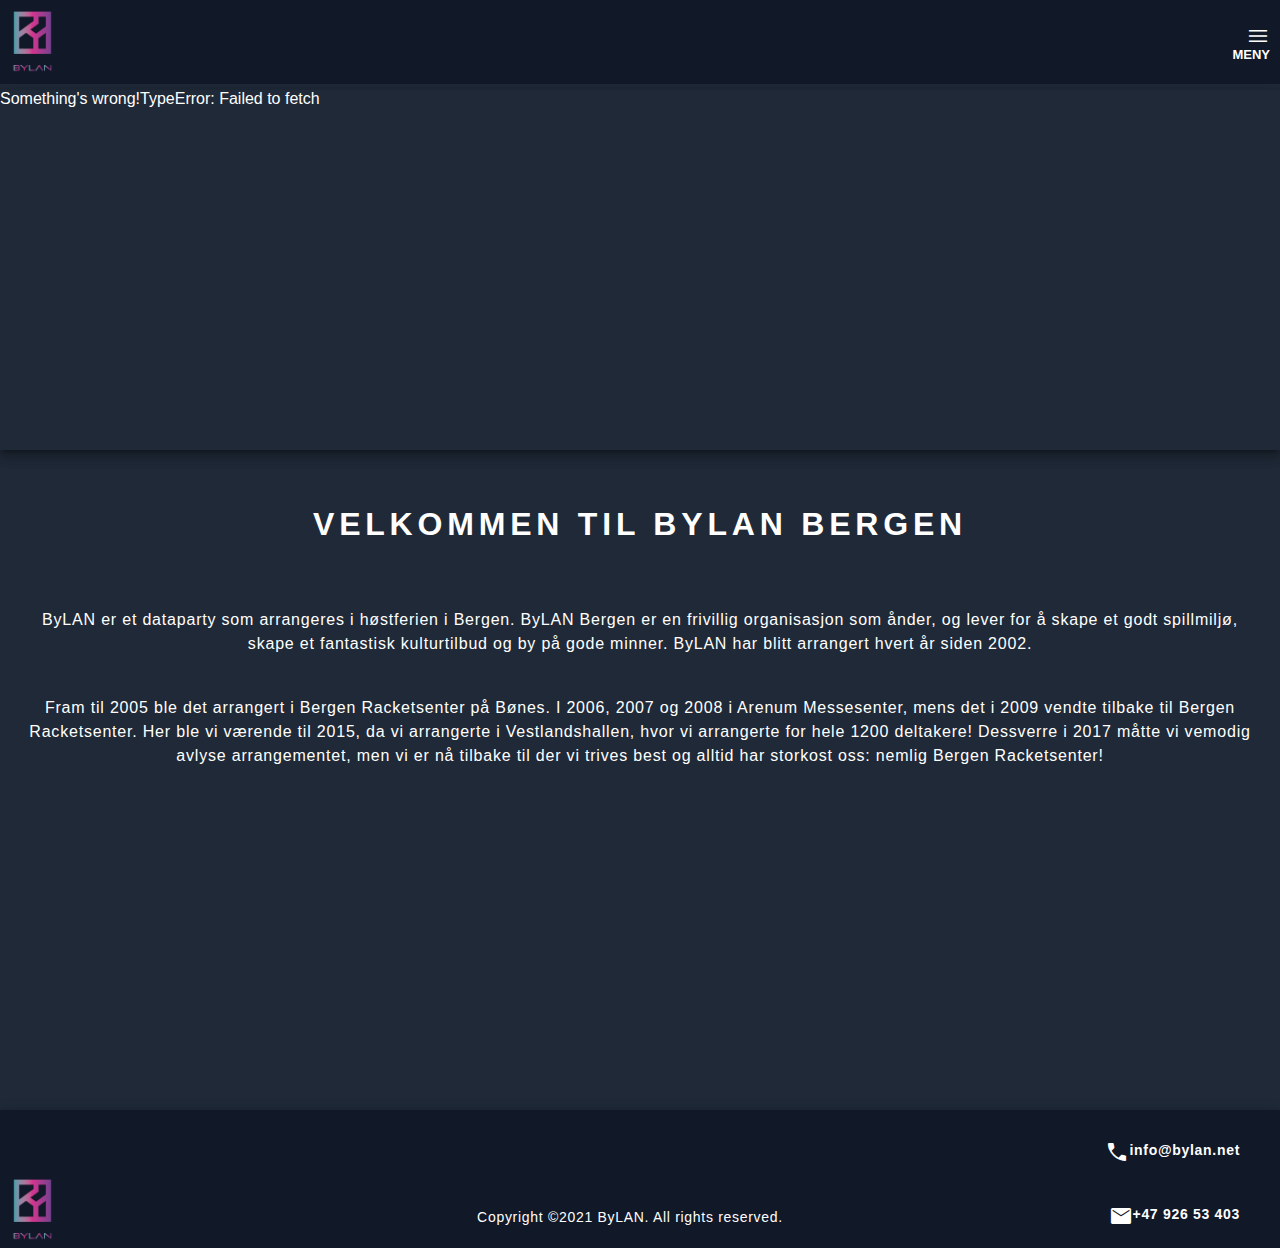
<file: index.html>
<!doctype html>
<html lang="en">
<head>
    <!-- TITLE, DESCRIPTION -->
    <title>Velkommen til ByLan!</title>
    <meta name="description" content="Velkommen til ByLan! Bergens kuleste spillarrangement!">
    <!-- FAVICONS -->
    <link rel="icon" href="/media/favicon/favicon.ico" sizes="any">
    <link rel="icon" href="/media/favicon/favicon-16x16.png" type="image/svg+xml">
    <link rel="manifest" href="/media/favicon/site.webmanifest">
    <!-- VIEWPORT, CHARSET -->
    <meta name="viewport"
          content="width=device-width, user-scalable=no, initial-scale=1.0, maximum-scale=1.0, minimum-scale=1.0">
    <meta http-equiv="X-UA-Compatible" content="ie=edge">
    <meta charset="UTF-8">
    <!-- STYLESHEETS -->
    <link rel="stylesheet" type="text/css" href="css/styles.css">
    <link rel="stylesheet" type="text/css" href="css/partials.css">
    <link rel="stylesheet" type="text/css" href="css/slider.css">
    <!-- Google Material Icons  &  Font Awesome Icons -->
    <link rel="stylesheet"
          href="https://fonts.googleapis.com/css2?family=Material+Symbols+Outlined:opsz,wght,FILL,GRAD@20..48,100..700,0..1,-50..200"/>
    <link rel="stylesheet" href="https://cdnjs.cloudflare.com/ajax/libs/font-awesome/5.15.3/css/all.min.css"
          integrity="sha512-iBBXm8fW90+nuLcSKlbmrPcLa0OT92xO1BIsZ+ywDWZCvqsWgccV3gFoRBv0z+8dLJgyAHIhR35VZc2oM/gI1w=="
          crossorigin="anonymous" referrerpolicy="no-referrer">
    <!-- SCRIPTS -->
    <script src="js/nav.js" defer></script>
    <script src="js/slider.js" defer></script>
</head>
<body>
<header class="header-mobile">
    <div class="section">
        <a href="index.html">
            <img class="logo" src="media/logo/img.png" alt="logo">
        </a>
        <span id="toggle-button" class="material-symbols-outlined">menu
        <strong>MENY</strong>
        </span>
    </div>
    <nav class="nav-mobile">
        <div id="toggle-element">
            <a class="active" href="index.html">Forside</a>
            <a href="about.html">Om oss</a>
            <a href="posts.html">Poster</a>
            <a href="contact.html">Kontakt</a>
        </div>
    </nav>
</header>

<div id="slider-loop">
    <div class="slide-pic active"></div>

    <div class="slider-buttons">
        <div class="slider-back-btn">
            <span class="material-symbols-outlined slider-back-icon">chevron_left</span>
        </div>

        <div class="slider-next-btn">
            <span class="material-symbols-outlined slider-next-icon">chevron_right</span>
        </div>
    </div>
</div>
<!-- <div class="loader"></div> -->

<main class="mainHome">
    <div class="flex-col">
        <div>
            <h1>Velkommen til ByLan Bergen</h1>
            <p class="intro intro-home">ByLAN er et dataparty som arrangeres i høstferien i Bergen.
                ByLAN Bergen er en frivillig organisasjon som ånder, og lever for å skape et godt spillmiljø,
                skape et fantastisk kulturtilbud og by på gode minner. ByLAN har blitt arrangert hvert år siden 2002.
            </p>
            <p class="intro intro-home">Fram til 2005 ble det arrangert i Bergen Racketsenter på Bønes.
                I 2006, 2007 og 2008 i Arenum Messesenter, mens det i 2009 vendte tilbake til Bergen Racketsenter. Her
                ble
                vi
                værende til 2015, da vi arrangerte i Vestlandshallen, hvor vi arrangerte for hele 1200 deltakere!
                Dessverre i 2017 måtte vi vemodig avlyse arrangementet, men vi er nå tilbake til der vi trives best og
                alltid
                har storkost oss: nemlig Bergen Racketsenter!</p>
        </div>
    </div>

    <div class="row-item socials">
        <a href="https://www.facebook.com/BylanBergen/"><i class="fab fa-facebook"></i></a>
        <a href="https://www.instagram.com/bylan_bergen/"><i class="fab fa-instagram"></i></a>
        <a href="https://www.twitch.tv/bylan/videos"><i class="fab fa-twitch"></i></a>
        <a href="https://www.youtube.com/channel/UCZkdFExCkcgBE1p49b1_8mw"><i class="fab fa-youtube"></i></a>
        <a href="https://discord.gg/6qnKn5Q6xf"><i class="fab fa-discord"></i></a>
    </div>
</main>

<footer>
    <div class="row">
        <div class="row-item">
            <a href="index.html">
                <img class="logo" src="media/logo/img.png" alt="logo">
            </a>
        </div>

        <div class="row-item">
            <p>Copyright ©2021 ByLAN. All rights reserved. </p>
        </div>

        <div class="row-item">
            <p><a href="mailto:info@bylan.net"><span class="material-symbols-outlined">call </span> info@bylan.net</a>
            <p><a href="tel:92653403"><span class="material-symbols-outlined">mail</span> +47 926 53 403</a></p>
        </div>
    </div>
</footer>
</body>
</html>
</file>
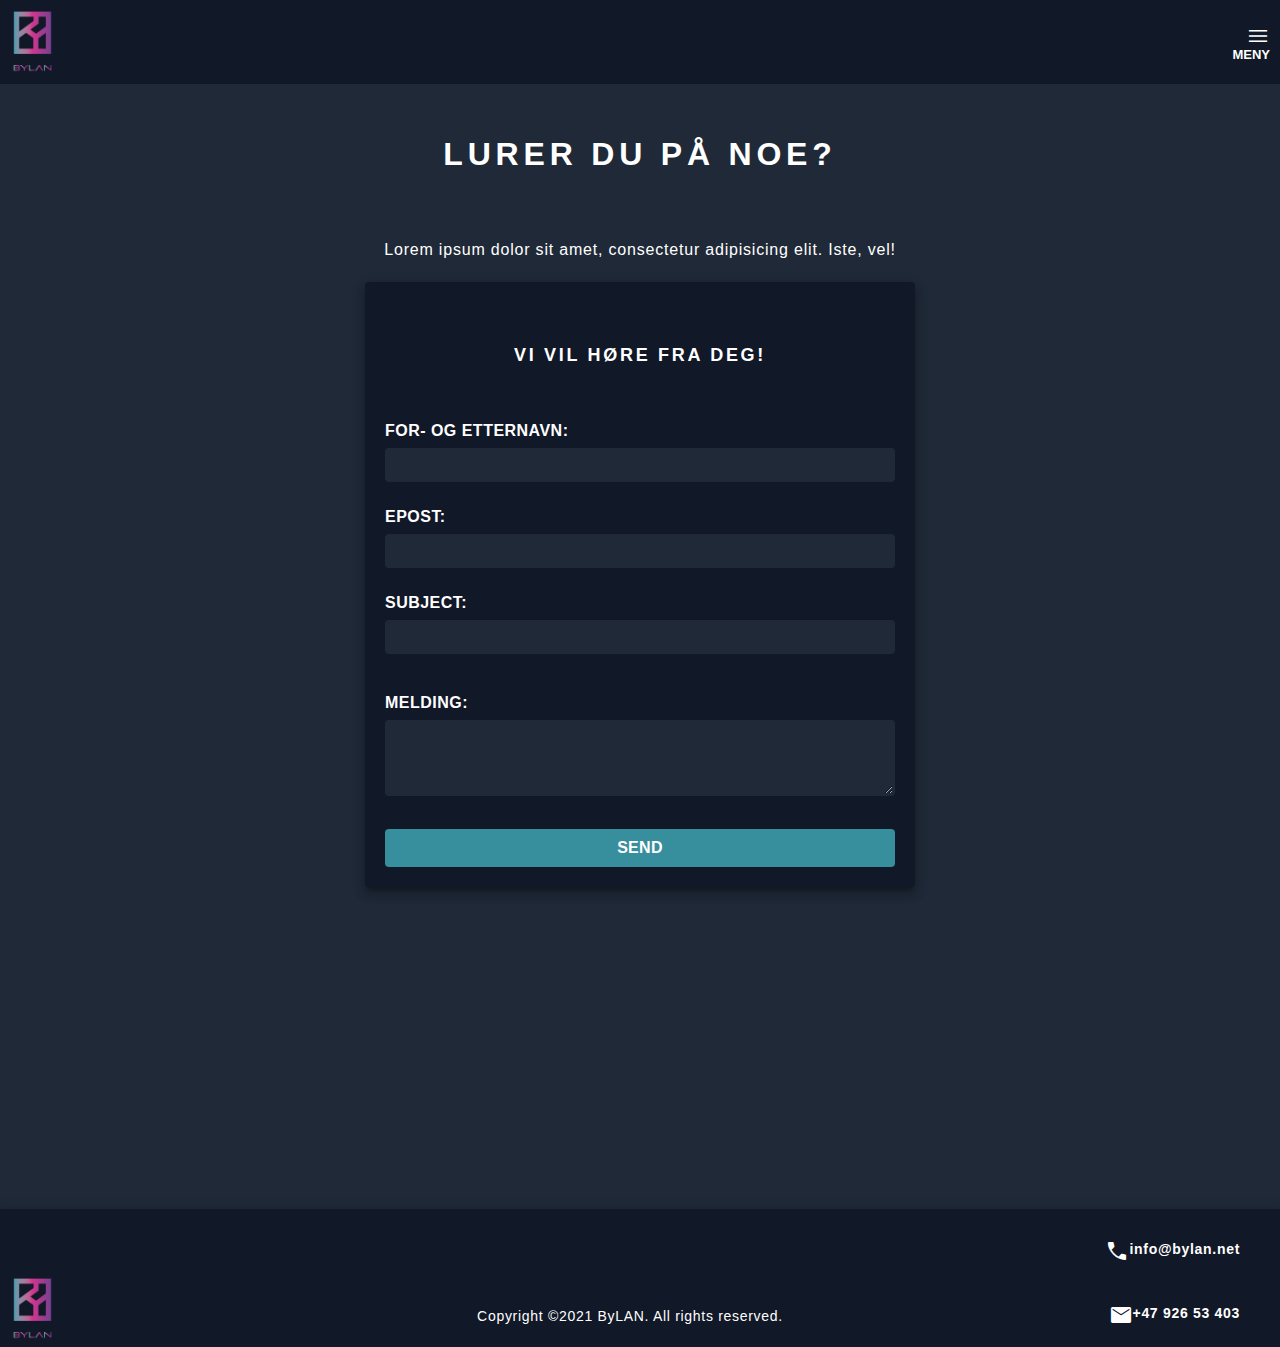
<file: contact.html>
<!doctype html>
<!--suppress ALL -->
<html lang="en">
<head>
    <!-- TITLE, DESCRIPTION -->
    <title>Kontakt oss - ByLan</title>
    <meta name="description" content="Send oss gjerne en melding direkte, eller kontakt oss på tlf.">
    <!-- FAVICONS -->
    <link rel="icon" href="/media/favicon/favicon.ico" sizes="any">
    <link rel="icon" href="/media/favicon/favicon-16x16.png" type="image/svg+xml">
    <link rel="manifest" href="/media/favicon/site.webmanifest">
    <!-- VIEWPORT, CHARSET -->
    <meta name="viewport" content="width=device-width, user-scalable=no, initial-scale=1.0, maximum-scale=1.0, minimum-scale=1.0">
    <meta http-equiv="X-UA-Compatible" content="ie=edge">
    <meta charset="UTF-8">
    <!-- STYLESHEETS -->
    <link rel="stylesheet" href="css/styles.css">
    <link rel="stylesheet" href="css/partials.css">
    <link rel="stylesheet" href="css/contact.css">
    <!-- Google Material Icons  &  Font Awesome Icons -->
    <link rel="stylesheet" href="https://fonts.googleapis.com/css2?family=Material+Symbols+Outlined:opsz,wght,FILL,GRAD@20..48,100..700,0..1,-50..200"/>
    <link rel="stylesheet" href="https://cdnjs.cloudflare.com/ajax/libs/font-awesome/5.15.3/css/all.min.css"
          integrity="sha512-iBBXm8fW90+nuLcSKlbmrPcLa0OT92xO1BIsZ+ywDWZCvqsWgccV3gFoRBv0z+8dLJgyAHIhR35VZc2oM/gI1w=="
          crossorigin="anonymous" referrerpolicy="no-referrer">
    <!-- SCRIPTS -->
    <script src="js/nav.js" defer></script>
    <script src="js/contact.js" defer></script>
</head>
<body>
<header class="header-mobile">
    <div class="section">
        <a href="index.html">
            <img class="logo" src="media/logo/img.png" alt="logo">
        </a>
        <span id="toggle-button" class="material-symbols-outlined">menu
        <strong>MENY</strong>
        </span>
    </div>
    <nav class="nav-mobile">
        <div id="toggle-element">
            <a href="index.html">Forside</a>
            <a href="about.html">Om oss</a>
            <a href="posts.html">Poster</a>
            <a class="active" href="contact.html">Kontakt</a>
        </div>
    </nav>
</header>

<div id="successMessage" style="display:none;">
    <div>
        <strong><p>Takk for din tilbakemelding!</p></strong>
        <p>Vi har motatt meldingen din, og svarer så fort vi kan.</p>
        <p>Vi snakkes snart!</p>
        <p><a href="index.html">TILBAKE</a></p>
    </div>
</div>


<main id="mainContact" class="mainContact">
    <h1 id="hideTitle">Lurer du på noe?</h1>
    <p id="hideText" class="intro"><span>Lorem ipsum dolor sit amet, consectetur adipisicing elit. Iste, vel!</span></p>

    <div id="hideForm" class="row row-form">
        <form id="form" class="row-item"
              action="mailto:siljeavena@hotmail.com"
              method="POST"
              enctype="text/plain">
            <!-- onsubmit="validateInputs();" -->
            <h2>Vi vil høre fra deg!</h2>

            <div class="input-field">
                <label for="name">For- og Etternavn:</label>
                <input id="name" name="name" type="text">
                <div class="error"></div>
            </div>

            <div class="input-field">
                <label for="email">Epost:</label>
                <input id="email" name="email" type="text">
                <div class="error"></div>
            </div>

            <div class="input-field">
                <label for="subject">Subject:</label>
                <input id="subject" name="subject" type="text">
                <div class="error"></div>
                <br>
            </div>

            <div class="input-field">
                <label for="comment">Melding:</label>
                <textarea id="comment" name="comment" rows="4" cols="50"></textarea>
                <div class="error"></div>
            </div>

            <button id="button" type="submit" value="SEND" class="form-button">SEND</button>
        </form>
    </div>

    <div class="row-item socials">
        <a href="https://www.facebook.com/BylanBergen/"><i class="fab fa-facebook"></i></a>
        <a href="https://www.instagram.com/bylan_bergen/"><i class="fab fa-instagram"></i></a>
        <a href="https://www.twitch.tv/bylan/videos"><i class="fab fa-twitch"></i></a>
        <a href="https://www.youtube.com/channel/UCZkdFExCkcgBE1p49b1_8mw"><i class="fab fa-youtube"></i></a>
        <a href="https://discord.gg/6qnKn5Q6xf"><i class="fab fa-discord"></i></a>
    </div>
</main>

<footer>
    <div class="row">
        <div class="row-item">
            <a href="index.html">
                <img class="logo" src="media/logo/img.png" alt="logo">
            </a>
        </div>

        <div class="row-item">
            <p>Copyright ©2021 ByLAN. All rights reserved. </p>
        </div>

        <div class="row-item">
            <p><a href="mailto:info@bylan.net"><span class="material-symbols-outlined">call </span> info@bylan.net</a>
            <p><a href="tel:92653403"><span class="material-symbols-outlined">mail</span> +47 926 53 403</a></p>
        </div>
    </div>
</footer>
</body>
</html>
</file>
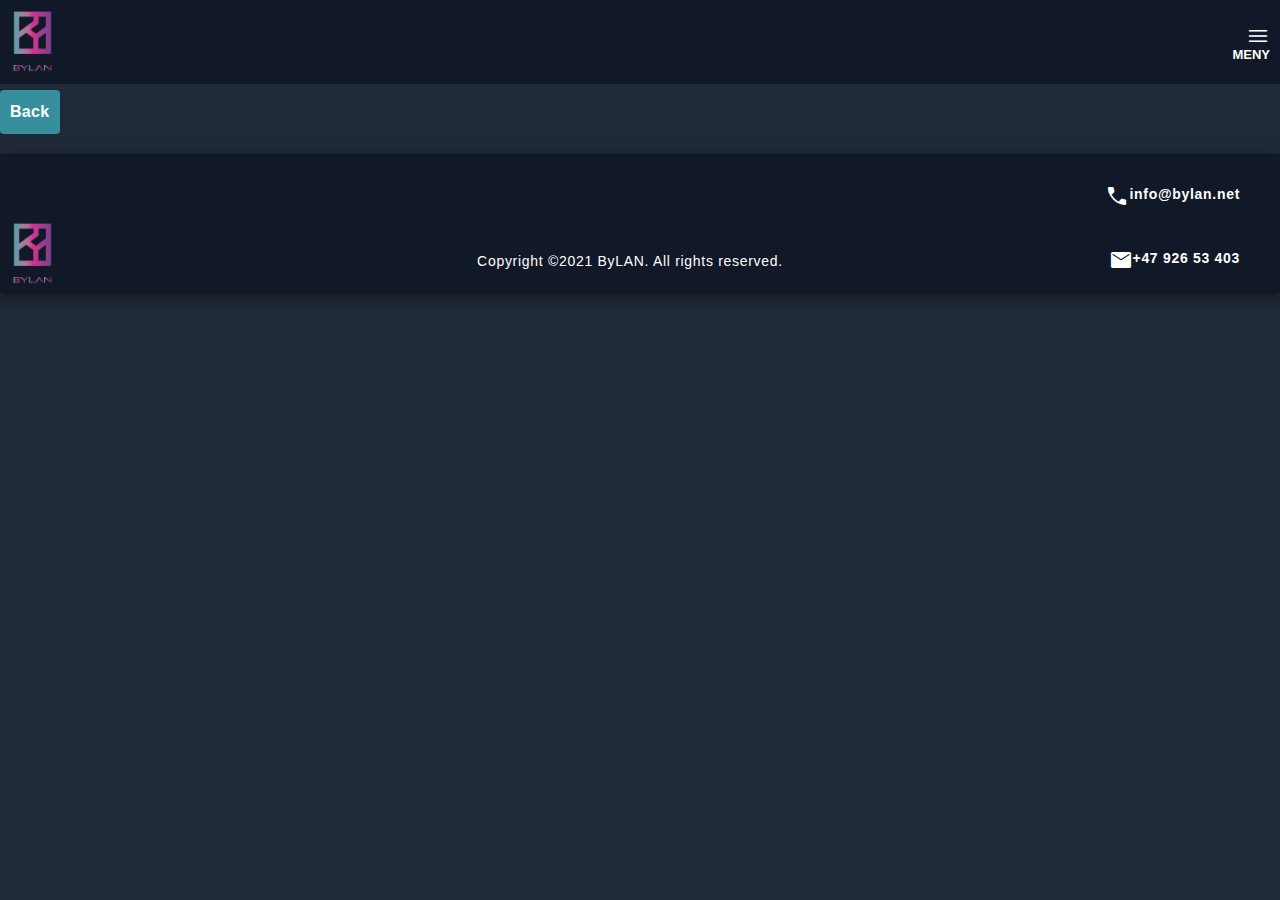
<file: details.html>
<!doctype html>
<!--suppress ALL -->
<html lang="en">
<head>
    <!-- TITLE, DESCRIPTION, FAVICON, VIEWPORT, CHARSET -->
    <title></title>
    <meta name="description" content="">
    <!-- FAVICONS -->
    <link rel="icon" href="/media/favicon/favicon.ico" sizes="any">
    <link rel="icon" href="/media/favicon/favicon-16x16.png" type="image/svg+xml">
    <link rel="manifest" href="/media/favicon/site.webmanifest">
    <!-- VIEWPORT, CHARSET -->
    <meta name="viewport" content="width=device-width, user-scalable=no, initial-scale=1.0, maximum-scale=1.0, minimum-scale=1.0">
    <meta http-equiv="X-UA-Compatible" content="ie=edge">
    <meta charset="UTF-8">
    <!-- STYLESHEETS -->
    <link rel="stylesheet" type="text/css" href="css/styles.css">
    <link rel="stylesheet" type="text/css" href="css/partials.css">
    <!-- Google Material Icons -->
    <link rel="stylesheet" href="https://fonts.googleapis.com/css2?family=Material+Symbols+Outlined:opsz,wght,FILL,GRAD@20..48,100..700,0..1,-50..200"/>
    <!-- Font Awesome Icons -->
    <link rel="stylesheet" href="https://cdnjs.cloudflare.com/ajax/libs/font-awesome/5.15.3/css/all.min.css"
          integrity="sha512-iBBXm8fW90+nuLcSKlbmrPcLa0OT92xO1BIsZ+ywDWZCvqsWgccV3gFoRBv0z+8dLJgyAHIhR35VZc2oM/gI1w=="
          crossorigin="anonymous" referrerpolicy="no-referrer">
    <!-- SCRIPTS -->
    <script src="js/nav.js" defer></script>
    <script src="js/details.js" defer></script>
</head>
<body>
<header class="header-mobile">
    <div class="section">
        <a href="index.html">
            <img class="logo" src="media/logo/img.png" alt="logo">
        </a>
        <span id="toggle-button" class="material-symbols-outlined">menu
        <strong>MENY</strong>
        </span>
    </div>
    <nav class="nav-mobile">
        <div id="toggle-element">
            <a href="index.html">Forside</a>
            <a href="about.html">Om oss</a>
            <a href="posts.html">Poster</a>
            <a href="contact.html">Kontakt</a>
        </div>
    </nav>
</header>

<main>
    <div id="postContainer"></div>
    <p class="loader"></p>
    <p class="back"></p>
</main>

<footer>
    <div class="row">
        <div class="row-item">
            <a href="index.html">
                <img class="logo" src="media/logo/img.png" alt="logo">
            </a>
        </div>

        <div class="row-item">
            <p>Copyright ©2021 ByLAN. All rights reserved. </p>
        </div>

        <div class="row-item">
            <p><a href="mailto:info@bylan.net"><span class="material-symbols-outlined">call </span> info@bylan.net</a>
            <p><a href="tel:92653403"><span class="material-symbols-outlined">mail</span> +47 926 53 403</a></p>
        </div>
    </div>
</footer>
</body>
</html>
</file>
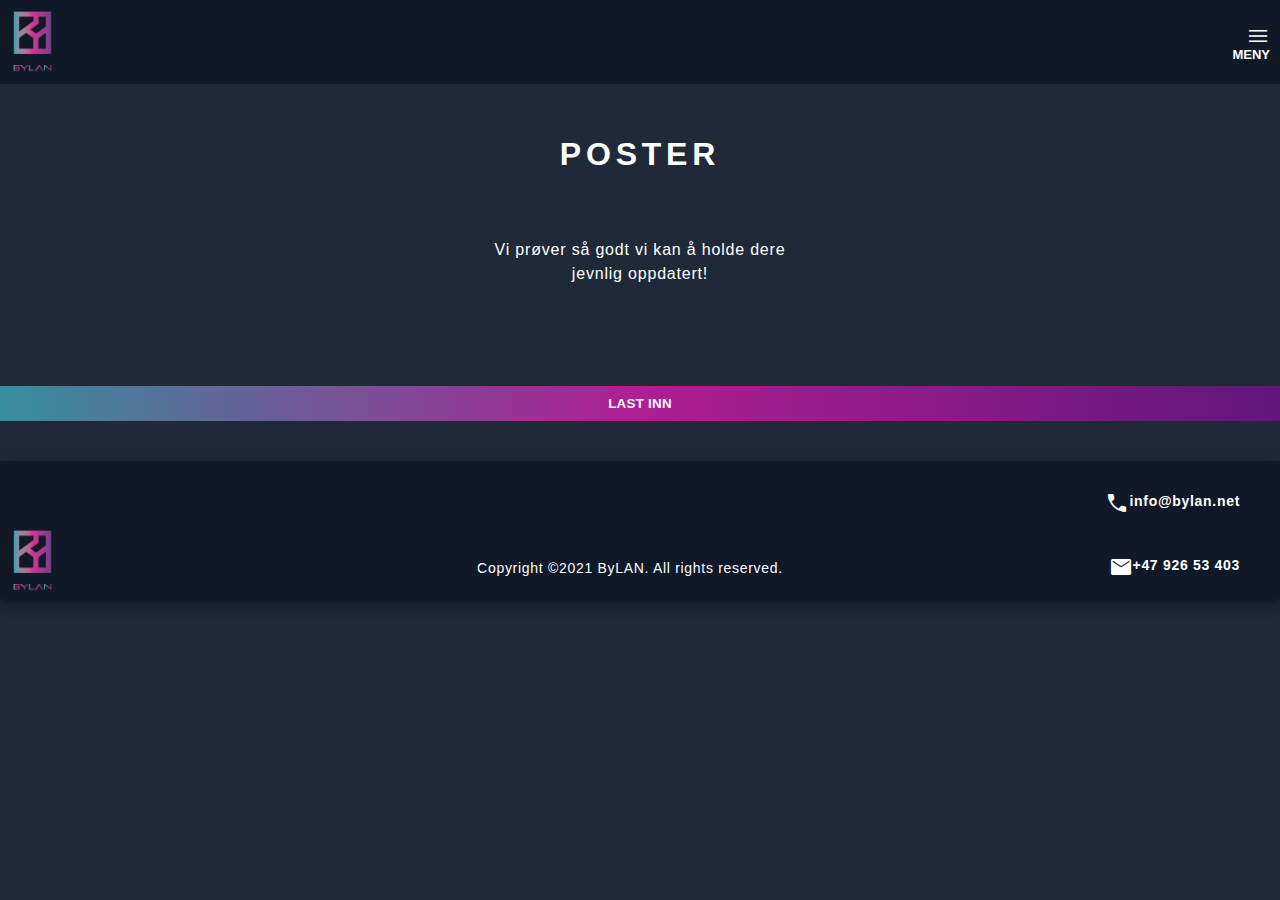
<file: posts.html>
<!doctype html>
<html lang="en">
    <head>
        <!-- TITLE, DESCRIPTION -->
        <title>Poster - ByLan </title>
        <meta name="description" content="Alle poster, innlegg og nyheter finner du på denne siden.">
        <!-- FAVICONS -->
        <link rel="icon" href="/media/favicon/favicon.ico" sizes="any">
        <link rel="icon" href="/media/favicon/favicon-16x16.png" type="image/svg+xml">
        <link rel="manifest" href="/media/favicon/site.webmanifest">
        <!-- VIEWPORT, CHARSET -->
        <meta name="viewport" content="width=device-width, user-scalable=no, initial-scale=1.0, maximum-scale=1.0, minimum-scale=1.0">
        <meta http-equiv="X-UA-Compatible" content="ie=edge">
        <meta charset="UTF-8">
        <!-- STYLESHEETS -->
        <link rel="stylesheet" href="css/styles.css">
        <link rel="stylesheet" href="css/partials.css">
        <link rel="stylesheet" href="css/posts.css">
        <!-- Google Material Icons  &  Font Awesome Icons -->
        <link rel="stylesheet" href="https://fonts.googleapis.com/css2?family=Material+Symbols+Outlined:opsz,wght,FILL,GRAD@20..48,100..700,0..1,-50..200"/>
        <link rel="stylesheet" href="https://cdnjs.cloudflare.com/ajax/libs/font-awesome/5.15.3/css/all.min.css" integrity="sha512-iBBXm8fW90+nuLcSKlbmrPcLa0OT92xO1BIsZ+ywDWZCvqsWgccV3gFoRBv0z+8dLJgyAHIhR35VZc2oM/gI1w==" crossorigin="anonymous" referrerpolicy="no-referrer">
        <!-- SCRIPTS -->
        <script src="js/nav.js" defer></script>
        <script src="js/posts.js" defer></script>
    </head>
<body>
<header class="header-mobile">
    <div class="section">
        <a href="index.html">
            <img class="logo" src="media/logo/img.png" alt="logo">
        </a>
        <span id="toggle-button" class="material-symbols-outlined">menu
        <strong>MENY</strong>
        </span>
    </div>
    <nav class="nav-mobile">
        <div id="toggle-element">
            <a href="index.html">Forside</a>
            <a href="about.html">Om oss</a>
            <a class="active" href="posts.html">Poster</a>
            <a href="contact.html">Kontakt</a>
        </div>
    </nav>
</header>

<main class="main">
    <h1>Poster</h1>
    <div class="row">
        <p class="intro"><span>Vi prøver så godt vi kan å holde dere jevnlig oppdatert!</span></p>
    </div>
    <div id="outputPosts" class="row"></div>
    <p class="loader"></p>
    <button id="loadMore" type="button">Last inn</button>
</main>

<footer>
    <div class="row">
        <div class="row-item">
            <a href="index.html">
                <img class="logo" src="media/logo/img.png" alt="logo">
            </a>
        </div>

        <div class="row-item">
            <p>Copyright ©2021 ByLAN. All rights reserved. </p>
        </div>

        <div class="row-item">
            <p><a href="mailto:info@bylan.net"><span class="material-symbols-outlined">call </span> info@bylan.net</a>
            <p><a href="tel:92653403"><span class="material-symbols-outlined">mail</span> +47 926 53 403</a></p>
        </div>
    </div>
</footer>
</body>
</html>
</file>
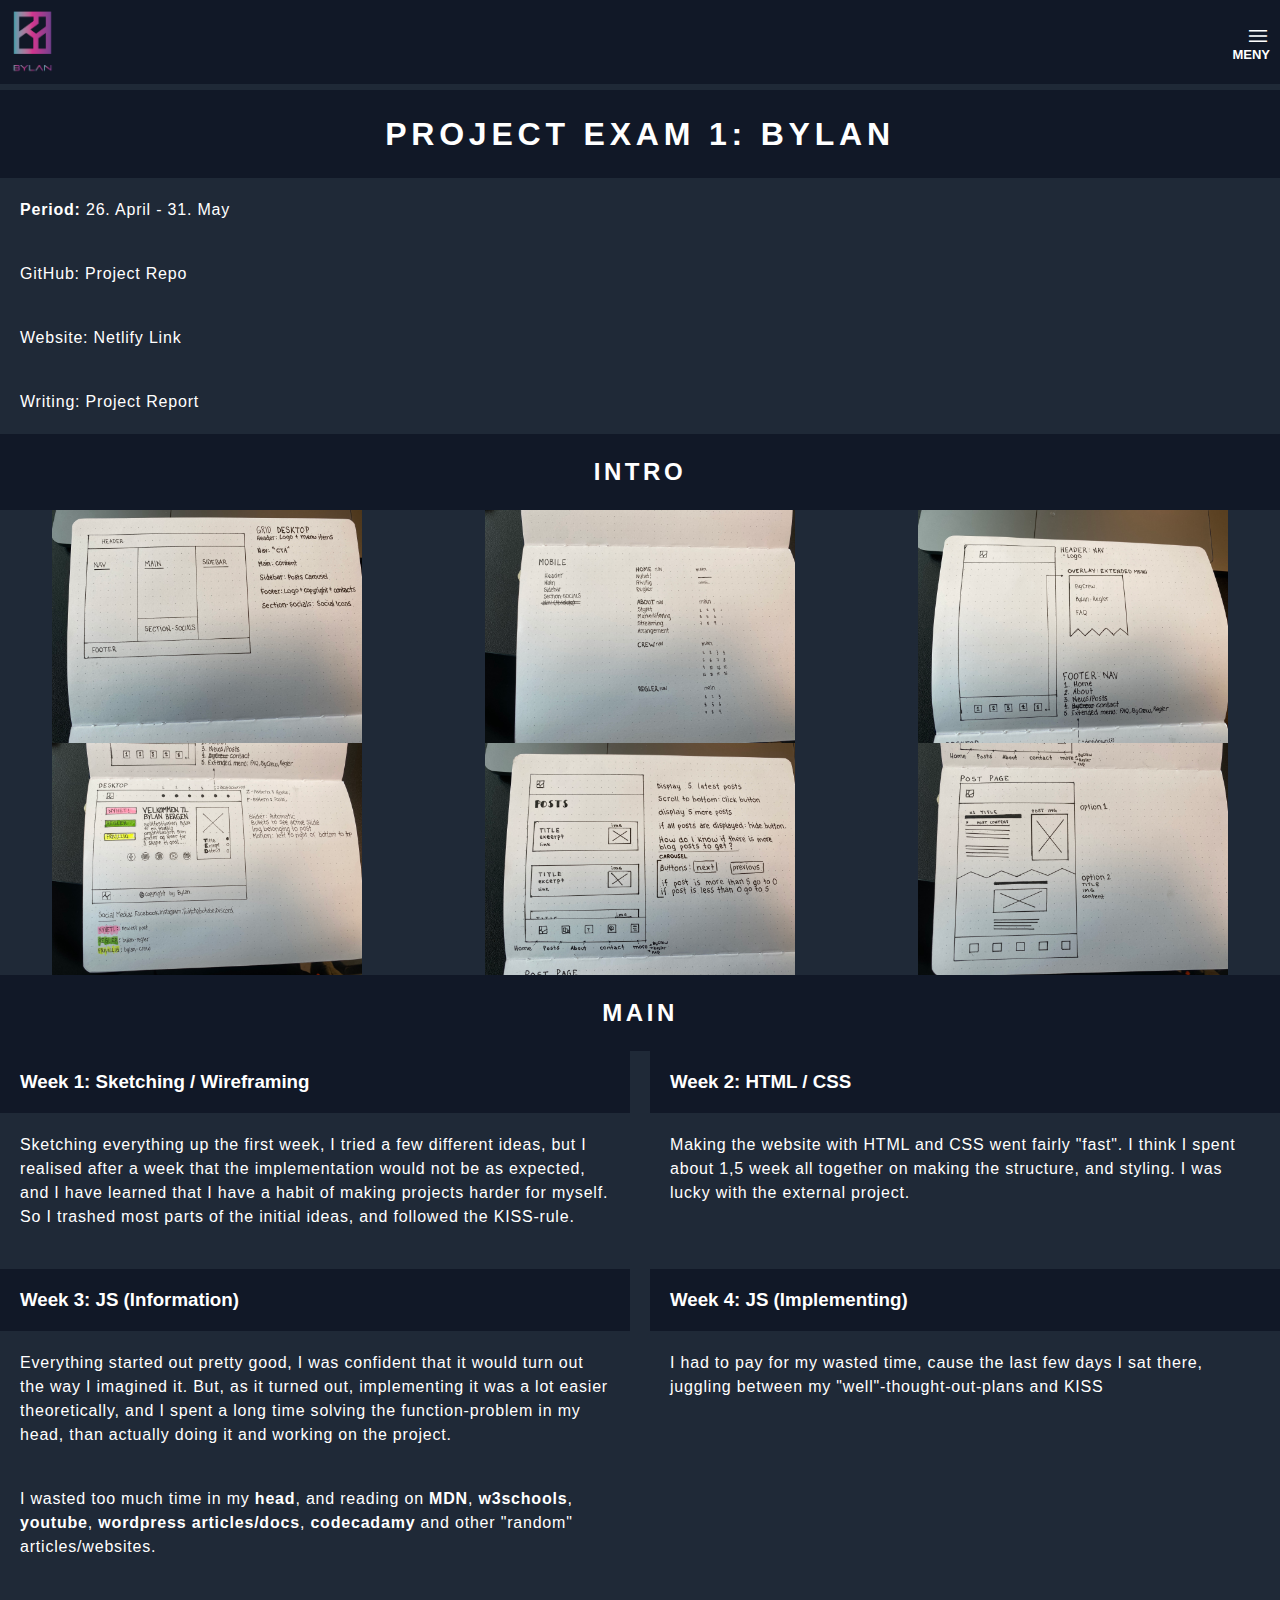
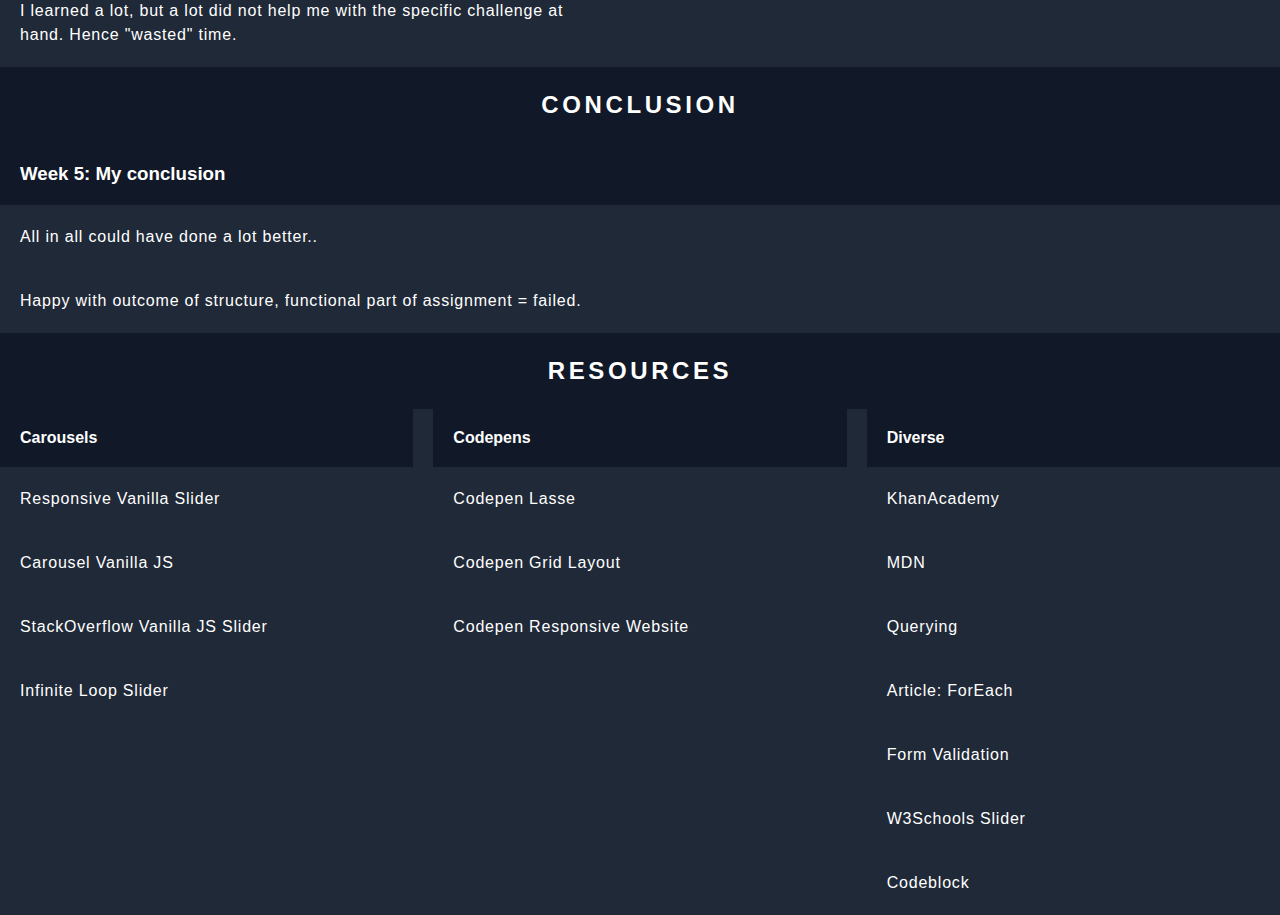
<file: report.html>
<!doctype html>
<html lang="en">
<head>
    <!-- TITLE, DESCRIPTION -->
    <title>Report Exam - ByLan </title>
    <meta name="description" content="Exam Project 1 - Report.">
    <!-- FAVICONS -->
    <link rel="icon" href="/media/favicon/favicon.ico" sizes="any">
    <link rel="icon" href="/media/favicon/favicon-16x16.png" type="image/svg+xml">
    <link rel="manifest" href="/media/favicon/site.webmanifest">
    <!-- VIEWPORT, CHARSET -->
    <meta name="viewport"
          content="width=device-width, user-scalable=no, initial-scale=1.0, maximum-scale=1.0, minimum-scale=1.0">
    <meta http-equiv="X-UA-Compatible" content="ie=edge">
    <meta charset="UTF-8">
    <!-- STYLESHEETS -->
    <link rel="stylesheet" type="text/css" href="css/styles.css">
    <link rel="stylesheet" type="text/css" href="css/partials.css">
    <!-- Google Material Icons  &  Font Awesome Icons -->
    <link rel="stylesheet"
          href="https://fonts.googleapis.com/css2?family=Material+Symbols+Outlined:opsz,wght,FILL,GRAD@20..48,100..700,0..1,-50..200"/>
    <link rel="stylesheet" href="https://cdnjs.cloudflare.com/ajax/libs/font-awesome/5.15.3/css/all.min.css"
          integrity="sha512-iBBXm8fW90+nuLcSKlbmrPcLa0OT92xO1BIsZ+ywDWZCvqsWgccV3gFoRBv0z+8dLJgyAHIhR35VZc2oM/gI1w=="
          crossorigin="anonymous" referrerpolicy="no-referrer">
    <!-- SCRIPTS -->
    <script src="js/nav.js" defer></script>

    <style>
        /* @formatter:off */
        main { max-width: 1280px; margin: 0 auto; }
        h1, h2, h3, h4 { background-color: var(--bylan-secondaryBg); padding: 20px; }
        a { color: var(--bylan-primaryFont); }
        div.row {
            display: flex;
            flex-direction: row;
            justify-content: center;
            align-items: flex-start;
            flex-wrap: wrap;
        }

        div.row-item { display: flex; flex-direction: column; justify-content: center; }
        div.row-item img { margin-left: auto; margin-right: auto; display: block; }
        img { max-width: 310px; }
    </style>
</head>
<body>
<header class="header-mobile">
    <div class="section">
        <a href="index.html">
            <img class="logo" src="media/logo/img.png" alt="logo">
        </a>
        <span id="toggle-button" class="material-symbols-outlined">menu
        <strong>MENY</strong>
        </span>
    </div>
    <nav class="nav-mobile">
        <div id="toggle-element">
            <a href="index.html">Forside</a>
            <a href="about.html">Om oss</a>
            <a href="posts.html">Poster</a>
            <a href="contact.html">Kontakt</a>
        </div>
    </nav>
</header>

<main>
    <h1>Project Exam 1: ByLan</h1>
        <div>
            <p><strong>Period:</strong> 26. April - 31. May</p>
            <p>GitHub: <a href="https://github.com/siljeangelvik/bylan-exam">Project Repo</a></p>
            <p>Website: <a href="https://exam1-bylan.netlify.app/index.html">Netlify Link</a></p>
            <p>Writing: <a href="report.html">Project Report</a></p>
        </div>


    <h2>Intro</h2>
    <div class="row">
        <div class="row-item">
            <img src="readME/img/wireframe-desktop-grid.jpg" alt="Drawing up the parts of the website for desktop">
        </div>
        <div class="row-item">
            <img src="readME/img/wireframe-sections.jpg"
                 alt="In the different parts of the website I wanted to map out the sections">
        </div>
        <div class="row-item">
            <img src="readME/img/wireframe-pages.jpg"
                 alt="Noting what pages I needed and wrote down an idea for mobile-menu">
        </div>
    </div>

    <div class="row">
        <div class="row-item">
            <img src="readME/img/wireframe-home-page.jpg" alt="Drawing up an idea for the home page">
        </div>
        <div class="row-item">
            <img src="readME/img/wireframe-posts.jpg" alt="Drawing up an idea for the posts/news page">
        </div>
        <div class="row-item">
            <img src="readME/img/wireframe-post.jpg" alt="Drawing up an idea for the post/details page">
        </div>
    </div>

    <h2>Main</h2>
    <div class="row">
        <div class="row-item">
            <h3>Week 1: Sketching / Wireframing </h3>
            <div>
                <p>Sketching everything up the first week, I tried a few different ideas,
                    but I realised after a week that the implementation would not be as expected, and
                    I have learned that I have a habit of making projects harder for myself.
                    So I trashed most parts of the initial ideas, and followed the KISS-rule.</p>
            </div>
        </div>
        <div class="row-item">
            <h3>Week 2: HTML / CSS </h3>
            <div>
                <p>Making the website with HTML and CSS went fairly "fast".
                    I think I spent about 1,5 week all together on making the structure,
                    and styling. I was lucky with the external project.</p>
            </div>
        </div>

        <div class="row">
            <div class="row-item">
                <h3>Week 3: JS (Information)</h3>
                <div>
                    <p> Everything started out pretty good, I was confident that it would turn out the way I imagined
                        it.
                        But, as it turned out, implementing it was a lot easier theoretically, and I spent a long time
                        solving the function-problem in my head, than actually doing it and working on the project.</p>

                    <p>I wasted too much time in my <strong>head</strong>, and reading on <strong>MDN</strong>, <strong>w3schools</strong>,
                        <strong>youtube</strong>, <strong>wordpress articles/docs</strong>, <strong>codecadamy</strong>
                        and
                        other "random" articles/websites.</p>

                    <p> I learned a lot, but a lot did not help me with the specific challenge at hand. Hence "wasted"
                        time.</p>
                </div>
            </div>
            <div class="row-item">
                <h3>Week 4: JS (Implementing)</h3>
                <div>
                    <p> I had to pay for my wasted time, cause the last few days I sat there,
                        juggling between my "well"-thought-out-plans and KISS</p>
                </div>
            </div>
        </div>
    </div>

    <h2>Conclusion</h2>
    <div class="row">
        <div class="row-item">
            <h3>Week 5: My conclusion</h3>
            <div>
                <p>All in all could have done a lot better..</p>
                <p>Happy with outcome of structure, functional part of assignment = failed.</p>
            </div>
        </div>
    </div>

    <h2>Resources</h2>
    <div class="row">
        <div class="row-item">
            <h4>Carousels</h4>
            <p><a href="https://codepen.io/ryanpkoenig/pen/qBrorrN">Responsive Vanilla Slider</a></p>
            <p><a href="https://blog.logrocket.com/build-image-carousel-from-scratch-vanilla-javascript/">Carousel
                Vanilla JS</a></p>
            <p><a href="https://stackoverflow.com/questions/46960391/vanilla-javascript-slider-not-working">StackOverflow
                Vanilla JS Slider</a></p>
            <p><a href="https://codepen.io/abcretrograde/pen/povVxVq?editors=0010">Infinite Loop Slider</a></p>
        </div>
        <div class="row-item">
            <h4>Codepens</h4>
            <p><a href="https://codepen.io/xiaolasse/pen/yLgdLvm?editors=1011">Codepen Lasse</a></p>
            <p><a href="https://codepen.io/DuskoStamenic/pen/qBVwyrY?editors=1100">Codepen Grid Layout</a></p>
            <p><a href="https://codepen.io/codingtuting/pen/VwZBzxw">Codepen Responsive Website</a></p>
        </div>
        <div class="row-item">
            <h4>Diverse</h4>
            <p><a href="https://www.khanacademy.org/computing/computer-programming/programming/logic-if-statements/a/review-logic-and-if-statements">KhanAcademy</a></p>
            <p><a href="https://developer.mozilla.org/en-US/">MDN</a></p>
            <p><a href="https://www.jeansnyman.com/posts/querying-and-updating-the-dom-using-javascript/">Querying</a></p>
            <p><a href="https://bobbyhadz.com/blog/javascript-typeerror-foreach-is-not-a-function">Article: ForEach</a></p>
            <p><a href="https://www.tutorialspoint.com/javascript/javascript_form_validations.htm">Form Validation</a></p>
            <p><a href="https://www.w3schools.com/howto/howto_js_slideshow.asp">W3Schools Slider</a></p>
            <p><a href="https://www.demo2s.com/javascript/javascript-promise-composing-promises-and-non-promise-values.html">Codeblock</a></p>
        </div>
    </div>
</main>

</body>
</html>
</file>
<file: css/styles.css>
/* @formatter:off */
:root {
    --bylan-green: #378e9d;
    --bylan-pink: #af1e94;
    --bylan-purple: #61167b;

    --bylan-primaryBg: #1F2937;
    --bylan-primaryFont: #fff;
    --bylan-secondaryBg: #111827;
    --bylan-secondaryFont: #dedede;

    --inputError: #ff3860;
    --inputSuccess: #09c377;
}

* { font-family: sans-serif; margin: 0; padding: 0; box-sizing: border-box; }
body {  margin: 90px auto 0 auto; color: var(--bylan-primaryFont); background-color: var(--bylan-primaryBg); font-family: sans-serif; }
main {margin: 0 auto; min-width: 300px; max-width: 1280px; }
h1, h2  { padding: 40px; letter-spacing: 0.15em; line-height: 1.5em; text-transform: uppercase; }
p { letter-spacing: 0.05em; line-height: 1.5em; padding: 20px;}
h1,h2, p.intro, span {text-align: center; display: flex; justify-content: center; }
p.intro span { overflow:hidden; width: 70%;}
* a { text-decoration: none; color: var(--bylan-primaryFont);}
header > a,
footer > a,
img.logo { width: 65px; }
img.logo { padding-top: 10px; padding-bottom: 5px;}
ul { list-style-type: none; display: flex; justify-content: space-evenly; }
div.loader { content: url("../media/loader.gif"); margin: 0 auto; }
main.mainHome {padding: 0; margin: 100px 0 0 0;}
div.row { display: flex; flex-wrap: wrap; max-width: 100%; gap:20px; margin: 0 auto; justify-content: center; }
div.row-item { flex:2;}

/* ABOUT PAGE */
main.main h2 { width: 100%; text-align: center; }
main.main .row-item {height: fit-content; max-width: fit-content; background-color: var(--bylan-secondaryBg);}
main.main div.row div.row-item p { width: 100%; padding: 5px 0; text-align: center;  }

main.main div.row div.left-align { max-width: 700px; margin-bottom: 100px;}
main.main div.row div.left-align p { padding: 20px; line-height: 1.5em; width: 100%; overflow: hidden; text-align: center;}
main p.back {
    padding: 10px;
    margin-top: 0;
    margin-bottom: 20px;
    width: fit-content;
    color: var(--bylan-primaryFont);
    background-color: var(--bylan-green);
    border: none;
    font-weight: bold;
    letter-spacing: 0.02em;
    font-size: 16px;
    border-radius: 4px;
    cursor: pointer;
}

/*******   BREAKPOINTS  ********/
@media only screen and (max-width: 638px) {
    p.intro span { width: 95%;}
    main.main div.row div.left-align { max-width: 1280px; height: fit-content;}
    main.main div.row div.left-align p { padding: 20px; line-height: 1.5em; max-width: 100%; overflow: hidden; text-align: center;}
}

/* use to avoid row with 3 and 2 items */
@media only screen and (min-width: 640px) {
    div.row-item {}
    /* main#main div.row {margin: 0 auto; width: 700px; }  /**/
}

@media only screen and (min-width: 1280px) {
   /* main#main div.row { width: 1600px; } /**/
}

@media only screen and (min-width: 640px) {
   /* main#main div.row { max-width: 1300px;  } /**/
    div#hideForm { max-width: 100%; }
}


/* MATERIAL GOOGLE ICONS */
.material-symbols-outlined {
     font-variation-settings:
             'FILL' 100,
             'wght' 400,
             'GRAD' 0,
             'opsz' 48
 }
</file>
<file: css/partials.css>
/* @formatter:off */
header, footer {
    -webkit-box-shadow: 0 8px 10px 1px rgba(0,0,0,0.14), 0 3px 14px 2px rgba(0,0,0,0.12), 0 5px 5px -3px rgba(0,0,0,0.3);
    box-shadow: 0 8px 10px 1px rgba(0,0,0,0.14), 0 3px 14px 2px rgba(0,0,0,0.12), 0 5px 5px -3px rgba(0,0,0,0.3);
}

/************************* HEADER *************************/
header.header-mobile {
    min-width: 300px;
    overflow-x: hidden;
    margin: 0;
    padding: 0;
    top: 0;
    left: 0;
    width: 90%;
}

header.header-mobile,
header.header-mobile div.section {background: var(--bylan-secondaryBg);display: flex;position: fixed;z-index: 999;}
header.header-mobile div.section {justify-content: space-between;align-items: center;min-width: 100%;}
header.header-mobile span {
    text-align: right;
    display: flex;
    flex-direction: column;
    padding: 0 10px;
    cursor: pointer;
    max-width: 90px;
}

header.header-mobile div#toggle-element {z-index: 1000; position: fixed;margin: 84px 0;width: 100%;direction: rtl;}
header.header-mobile div#toggle-element a {
    z-index: 1000;
    display: block;
    width: 100%;
    padding: 20px;
    text-align: center;
    text-decoration: none;
    text-transform: uppercase;
    background-color: var(--bylan-secondaryBg);
    color: var(--bylan-primaryFont);
    font-family: fontMedium, sans-serif;
    letter-spacing: .2em;
    line-height: 1.7em;
}

header.header-desktop,
div#toggle-element { display: none; }
header.header-mobile span i { padding: 0 5px 5px 0; }
header.header-mobile span strong { font-size: 13px; }
header.header-mobile div#toggle-element a { margin-bottom: 1px; background: var(--bylan-secondaryBg);}
header.header-mobile div#toggle-element a:hover,
header.header-mobile div#toggle-element a.active {right:0; background: linear-gradient(90deg, rgb(55, 142, 157), rgb(175, 30, 148), rgb(97, 22, 123)); }

header {margin-left: -10px;margin-right: -10px;}
footer section {display: flex;flex-wrap: wrap; align-items: center;justify-content: center;}
footer {text-align: center;}

@media only screen and (min-width: 640px) {
    header.header-mobile div#toggle-element > a {
        width: 50%;
    }
}

/************************* FOOTER *************************/
footer { background-color: var(--bylan-secondaryBg); width:100%;}
footer div.row {display: flex; flex-direction: row; justify-content: space-between; align-items:end; justify-items: center; }
footer div.row-item { margin: 0; font-size: 14px; display:flex; flex-direction: column; width: 100%; height: 100%;}
footer a:first-of-type,
footer a:first-of-type img {display: flex;text-align: left; justify-content: flex-start;}
footer div.row a {font-weight: bolder;text-decoration: none;color: var(--bylan-primaryFont);}
footer div.row:first-of-type {padding: 10px 20px 0 0;}
footer div.row-item:nth-child(2) {text-align: center; }
footer div.row-item:last-child p a {justify-content: end; text-align: end; }

/************************* SOCIALS *************************/
div.socials {padding:140px 0;  display: flex; justify-content: space-around;}
div.socials div.row-item {background-color: transparent;}
.socials-home h2 { align-self: flex-start;}
.socials i { font-size: 2.3rem; filter: drop-shadow(1px 1px 5px rgba(0, 0, 0, 0.5)); transition: transform 500ms ease-out; }
.socials i:hover { transform: translate(0px, -5px); filter: drop-shadow(6px 12px 1px rgba(0, 0, 0, 0.3));}
.fa-facebook::before { content: "\f09a"; }

.fa-facebook {
    background: linear-gradient(225deg, rgba(67,135,208,255) 0%, rgba(28,64,158,255) 100%);
    background-clip: border-box;
    -webkit-background-clip: text;
    -webkit-text-fill-color: transparent;
}
.fa-instagram::before { content: "\f16d"; }
.fa-instagram {
    background: radial-gradient(circle at 30% 107%, #fdf497 0%, #fdf497 5%, #fd5949 45%,#d6249f 60%,#285AEB 90%);
    background-clip: border-box;
    -webkit-background-clip: text;
    -webkit-text-fill-color: transparent;
}
.fa-twitch::before { content: "\f1e8"; }
.fa-twitch {
    background: linear-gradient(90deg, rgba(213,140,255,255) 0%, rgba(182,108,255,255) 20%, rgba(145,71,255,255) 100%);
    background-clip: border-box;
    -webkit-background-clip: text;
    -webkit-text-fill-color: transparent;
}
.fa-youtube::before { content: "\f167"; }
.fa-youtube {
    background: radial-gradient(circle, rgba(254,0,0,255) 0%, hsla(0, 81%, 37%, 1) 100%);
    background-clip: border-box;
    -webkit-background-clip: text;
    -webkit-text-fill-color: transparent;
}
.fa-discord::before { content: "\f392"; }
.fa-discord {
    background: linear-gradient(225deg, rgba(76,88,198,255) 0%, rgba(113,135,218,255) 100%);
    background-clip: border-box;
    -webkit-background-clip: text;
    -webkit-text-fill-color: transparent;
}

/************************* MEDIA QUERIES *************************/
@media only screen and (max-width: 680px) {
    footer div.row {
        width: 95%;
        margin: 0;
        display: flex;
        flex-direction: column;
        align-items: start;
        padding: 10px 30px 15px 0;
    }
    footer div.row div {padding: 20px 0 0 15px;width: 95%;line-height: 1.4em;}
    footer div.last-row {margin-top: 4px;}
}
</file>
<file: css/slider.css>
/* @formatter:off */
body {
    margin: 0 auto;
    padding: 0;
}

#slider-loop {
    position: relative; top: 90px; height: 40vh; overflow: hidden;
    -webkit-box-shadow: 0 8px 10px 1px rgba(0,0,0,0.14), 0 3px 14px 2px rgba(0,0,0,0.12), 0 5px 5px -3px rgba(0,0,0,0.3);
    box-shadow: 0 8px 10px 1px rgba(0,0,0,0.14), 0 3px 14px 2px rgba(0,0,0,0.12), 0 5px 5px -3px rgba(0,0,0,0.3);
}
.slide-pic { position: absolute; width: 100%; height: 100%; z-index: 500; }
.slide-pic img {
    object-fit: cover; width: 100%; pointer-events: none;
    margin-left: auto;
    margin-right: auto;
    display: block;
}
.active { z-index: 500; }
.slideInLeft { animation-name: animateInLeft; z-index: 500; }
.slideInRight { animation-name: animateInRight; z-index: 500; }
.slideOutLeft { transform: translateX(-100%); }
.slideOutRight { transform: translateX(100%); }

@keyframes animateInLeft {
    0% { transform: translateX(-100%); }
    100% { transform: translateX(0%); }
}

@keyframes animateInRight {
    0% { transform: translateX(100%); }
    100% { transform: translateX(0%); }
}

.slider-buttons {
    position: absolute;
    display: flex;
    flex-direction: row;
    justify-content: space-between;
    align-items: center;
    width: 100%;
    height: 100%;
    z-index: 600;
}

.slider-back-btn,
.slider-next-btn {
    display: flex;
    flex-direction: column;
    #border: 2px solid black;
    justify-content: center;
    align-items: center;
    background: var(--bylan-primaryBg);
    font-size: 18px;
    opacity: 0.7;
    #border-radius: 40px;
    width: 50px;
    height: 20%;
    transition: all 0.2s;
    margin: 0;
}

.slider-back-btn:hover,
.slider-next-btn:hover { transform: scale(1.1); opacity: 0.8; cursor: pointer; }
.slide-overlay-text {
    position: absolute;
    display: flex;
    display: -ms-flexbox;
    display: -webkit-flex;
    flex-direction: column;
    justify-content: center;
    align-items: center;
    width: 100%;
    height: 100%;
    color: var(--bylan-primaryFont);
    top: 0;
    left: 0;
    z-index: 700;
    opacity: 1;
}

.slide-overlay-text .slide-header { font-size: 80px; font-weight: 800; }
.slide-overlay-text .slide-text { text-align: center; font-size: 22px; line-height: 30px; color: var(--bylan-primaryFont); max-width: 30%; }
.slider-next-icon,
.slider-back-icon { color: var(--bylan-primaryFont); }
</file>
<file: css/contact.css>
/* @formatter:off */
.back {
    letter-spacing: 1px;
    text-transform: uppercase;
    background-color: var(--bylan-green);
    border: 2px solid var(--bylan-purple);
    padding: 5px;
    font-weight: bold;
    border-radius: 3px;
    width: 110px;
    text-align: center;
    position: absolute;
    bottom: 17px;
    right: 15px;
    z-index: 999;
}

.back * { color: var(--bylan-primaryFont); }
/* FORM & SUCCESS MESSAGE STYLES */
#form {
    background-color: var(--bylan-primaryBg);
    -webkit-box-shadow: 0 8px 10px 1px rgba(0,0,0,0.14), 0 3px 14px 2px rgba(0,0,0,0.12), 0 5px 5px -3px rgba(0,0,0,0.3);
    box-shadow: 0 8px 10px 1px rgba(0,0,0,0.14), 0 3px 14px 2px rgba(0,0,0,0.12), 0 5px 5px -3px rgba(0,0,0,0.3);
    row-gap: 15px;
    margin: 0 auto;
    padding: 20px;
    border-radius: 4px;
    font-size: 12px;
    color: var(--bylan-primaryFont);
    min-width: 300px;
    max-width: 550px;
}

#form h1 { text-align: center; }


.input-field { display: flex; flex-direction: column; }
.input-field input, textarea { border: 2px solid var(--bylan-primaryBg); border-radius: 4px; display: inline-block; font-size: 12px; padding: 8px; }
.input-field textarea { max-width: 100%; }
.input-field input:focus,
.input-field textarea:focus { outline: 0; }
.input-field.success input, .input-field.success textarea { border-color: var(--inputSuccess); }
.input-field.error input, .input-field.error textarea { border-color: var(--inputError); }
#form label,
#form .error { text-transform: uppercase; letter-spacing: 0.08em; padding-bottom: 5px; font-size: 14px; }
#form .error { font-size: 12px; }
.input-field .error {
    color: var(--inputError);
    font-size: 12px;
    letter-spacing: 0.07em;
    height: 13px;
    padding-top: 3px;
}

#successMessage {
    margin-top: 120px;
    display: flex;
    justify-items: center;
    justify-content: center;
    text-align: center;
    #border: 1px solid red;
    width: 100vw;
    height: 300px;
}

#successMessage div {
    display: flex;
    flex-direction: column;
    gap: 15px;
    #border: 1px solid white;
    background-color: var(--bylan-secondaryBg);
    justify-content: center;
    width: 330px;
    height: 400px;
    margin: 0 auto;
    top:100px;
}
#successMessage p { line-height: 1.5em; letter-spacing: 0.07em; }
#successMessage strong { letter-spacing: 0.07em; }
#successMessage a {
    padding: 10px;
    max-width: 300px;
    box-shadow: 2px 2px var(--bylan-primaryBg);
    text-decoration: none;
    width: 100%;
    color: var(--bylan-primaryFont);
    background-color: var(--bylan-green);
    border: none;
    font-weight: bold;
    letter-spacing: 0.02em;
    font-size: 16px;
    border-radius: 4px;
    cursor: pointer;
}

#successMessage button {
    background-color: var(--bylan-green);
    padding: 10px;
    max-width: 300px;
    margin-top: 10px;
    letter-spacing: 0.07em;
    color: var(--bylan-primaryFont);
    box-shadow: 2px 2px var(--bylan-primaryBg);
}

input, select, textarea { color: var(--bylan-primaryFont); background-color: var(--bylan-primaryBg); }
textarea:focus, input:focus { color: var(--bylan-primaryFont); }
.input-field input:focus,
.input-field textarea:focus { outline: 0; }
.input-field.success input, .input-field.success textarea { border-color: var(--inputSuccess); }
.input-field.error input, .input-field.error textarea { border-color: var(--inputError); }
main.contact-main {flex-direction: column; }
form.row-item { width: 100%; }
div#hideForm.row-form {width: 100%; }
h1#hideTitle, p#hideText.intro {text-align: center; max-width: 100%; }
form#form { display: flex; flex-direction: column; gap:10px; min-width: 300px; width: 600px; background-color: var(--bylan-secondaryBg);}
form#form div.input-field {}
form#form div.input-field label { font-weight: bold;letter-spacing: 0.03em;font-size: 16px; line-height: 1.5em; }
#form .form-button {
    padding: 10px;
    margin-top: 10px;
    width: 100%;
    color: var(--bylan-primaryFont);
    background-color: var(--bylan-green);
    border: none;
    font-weight: bold;
    letter-spacing: 0.02em;
    font-size: 16px;
    border-radius: 4px;
    cursor: pointer;
}
</file>
<file: css/posts.css>
/* @formatter:off */
main.main h2 { width: 100%; text-align: center; }
main.main div.row-item {height: fit-content; max-width: fit-content; background-color: var(--bylan-secondaryBg);}
main.main div.row div.row-item p { width: 100%; padding: 5px 0; text-align: center;  }
main.main div.row div.row-item img { margin-left: auto; margin-right: auto; display: block; max-width: fit-content; }
main.main div.row div.left-align { max-width: 700px; margin-bottom: 100px;}
main.main div.row div.left-align p { padding: 20px; line-height: 1.5em; width: 100%; overflow: hidden; text-align: center;}
img { max-width: 310px; }
#loadMore { color: var(--bylan-primaryFont); letter-spacing: 0.02em; outline: none; border:none; }
#postsContainer,
#postsItem,
#postsInnerItem,
a.postsTitle,
#postsTitle,
#postsExcerpt,
#postsLink { color: var(--bylan-primaryFont); letter-spacing: 0.02em; }
#postsContainer { display: flex; flex-direction: column; gap: 30px; }

#postsItem { height: 280px; background-color: var(--bylan-secondaryBg); }
#postsInnerItem {
    height: 100%;
    width: 50%;
    display: flex;
    flex-direction: column;
    gap: 5px;
    align-items: center;
    justify-content: center;
    background-color: var(--bylan-primaryBg);
}

a.postsTitle { text-decoration: none; text-underline: none; }
#postsTitle { text-decoration: none; text-underline: none; }
#postsExcerpt {}
#postsLink { font-weight: bolder; }
.loadMoreHidden { display: none; }

/* LOAD MORE BUTTON */
#loadMore {
    width: 100%;
    padding: 10px;
    text-transform: uppercase;
    letter-spacing: 0.02em;
    font-weight: bold;
    text-align: center;
    margin: 40px 0;
    cursor: pointer;
    background: linear-gradient(90deg, rgb(55, 142, 157), rgb(175, 30, 148), rgb(97, 22, 123));
}
</file>
